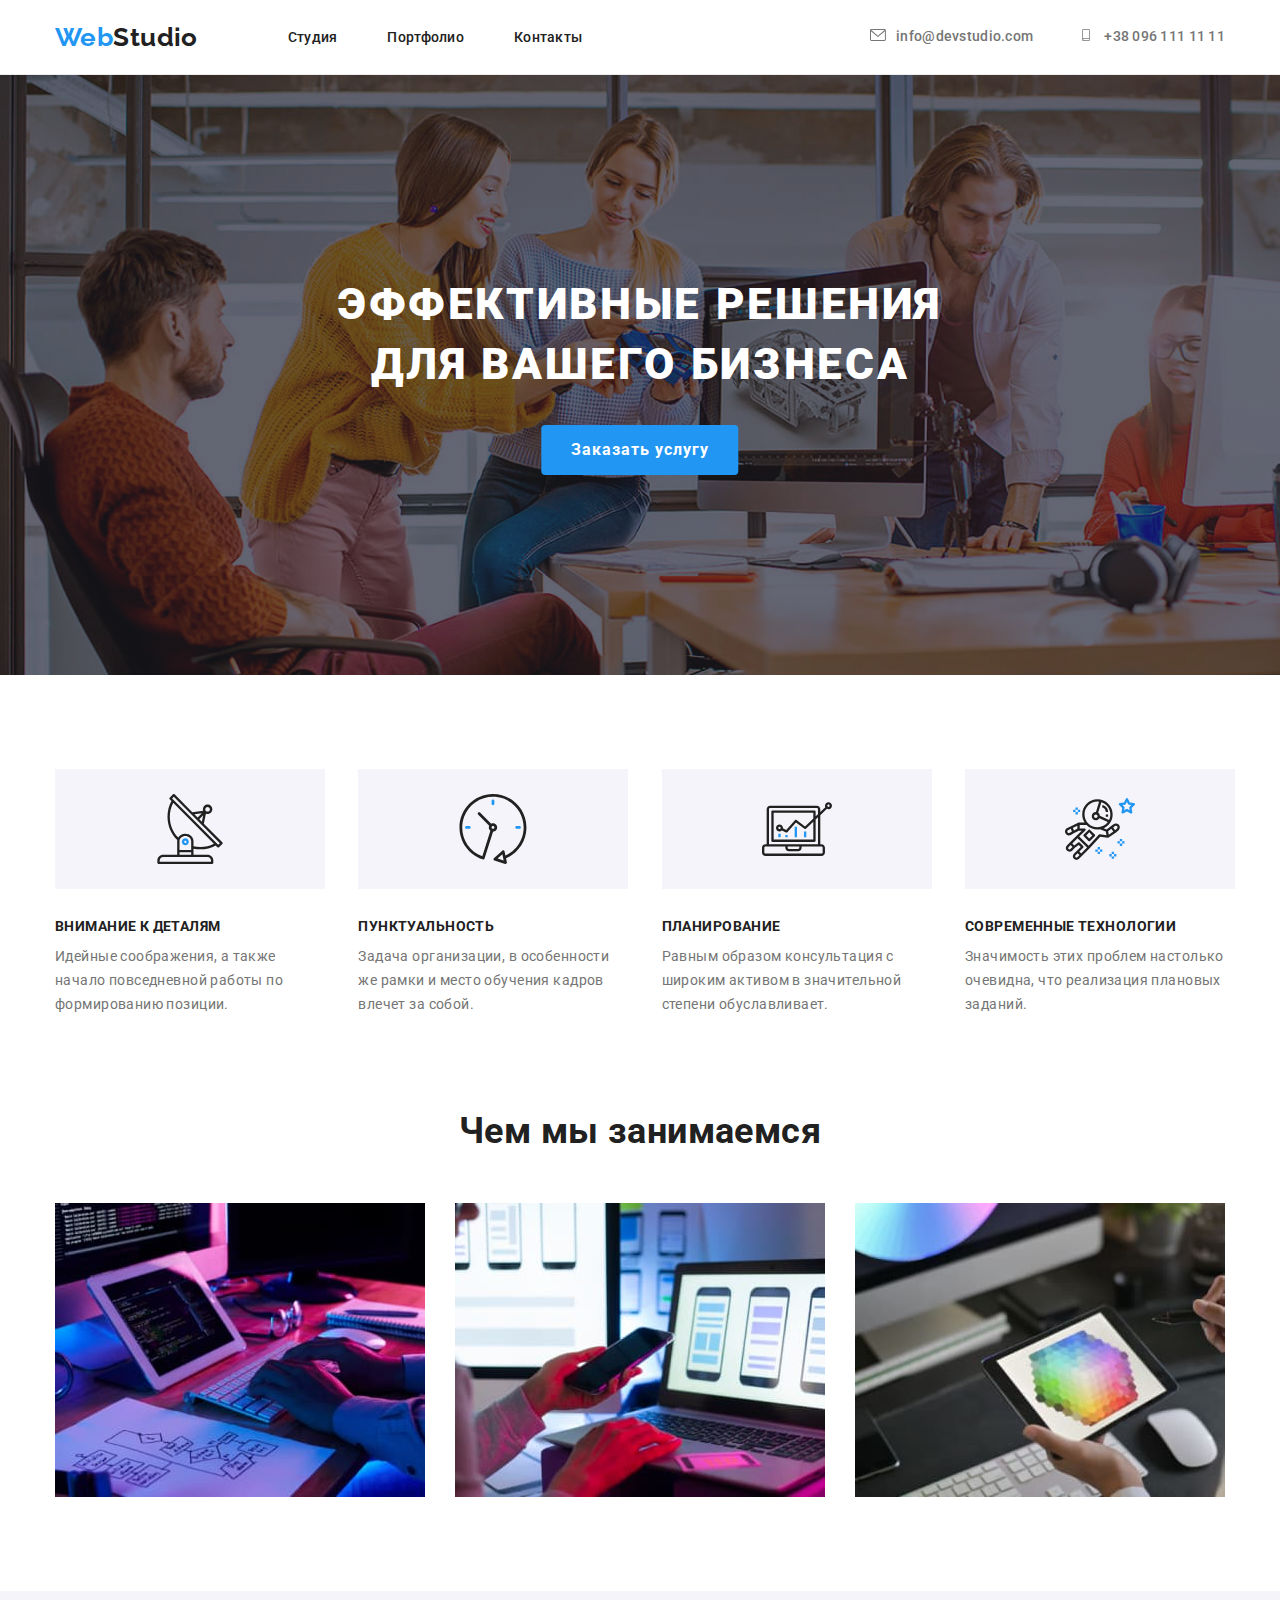
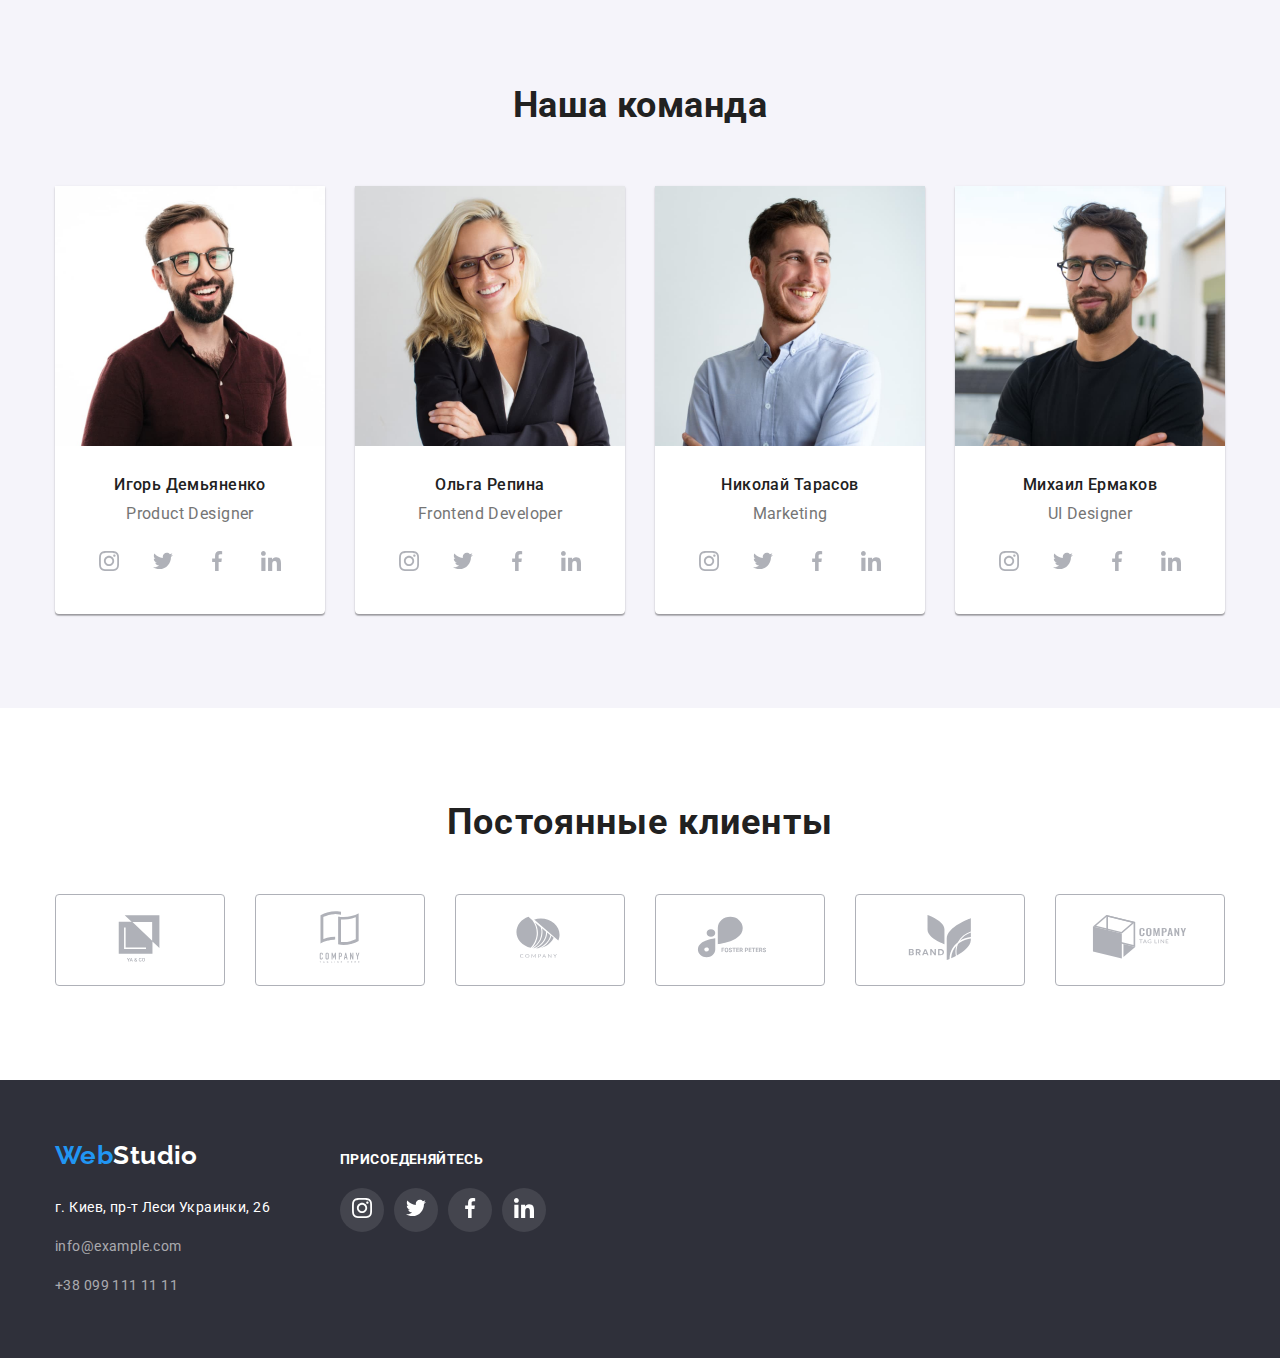
<file: index.html>
<!-- Сообщаем браузеру как стоит обрабатывать эту страницу -->
<!DOCTYPE html>
<!-- Оболочка документа, указываем язык содержимого -->
<html lang="ru">

<head>
	<title>WebStudio</title>
	<!-- Подключаем CSS -->
	<link rel="stylesheet" href="css/style.css">
	<!-- Кодировка страницы -->
	<meta charset="UTF-8">
	<!-- Адаптив -->
	<meta name="viewport" content="width=device-width">
	<!--Шрифты-->
	<link rel="preconnect" href="https://fonts.googleapis.com">
	<link rel="preconnect" href="https://fonts.gstatic.com" crossorigin>
	<link
		href="https://fonts.googleapis.com/css2?family=Raleway:wght@700&family=Roboto:wght@400;500;700;900&display=swap"
		rel="stylesheet">
</head>

<body>
	<header class="header">
		<div class="container">
			<div class="container-header">
				<a class="logo" href="./index.html"><span class="logo-span">Web</span>Studio</a>
				<nav class="navigation">
					<ul class="navigation-list">
						<li class="list-li"><a class="list-item" href="./index.html">Студия</a></li>
						<li class="list-li"><a class="list-item" href="./portfolio.html">Портфолио</a></li>
						<li class="list-li"><a class="list-item" href="#">Контакты</a></li>
					</ul>
				</nav>
				<ul class="header-contacts">
					<li class="contacts-li">
						<a class="header-email" href="#">
							<svg class="contacts-icon" width="16" height="12">
								<use href="./images/icons.svg#icon-emailpost"></use>
							</svg>
							info@devstudio.com</a>
					</li>
					<li class="contacts-li">
						<a class="header-tel" href="#">
							<svg class="contacts-icon" width="16" height="12">
								<use href="./images/icons.svg#icon-smartphone"></use>
							</svg>
							+38 096 111 11 11</a>
					</li>
				</ul>
			</div>
		</div>
	</header>

	<main>
		<section class="hero section-hero">
			<div class="container">
				<h1 class="hero-title">Эффективные решения <br> для вашего бизнеса</h1>
				<div class="hero-button">
					<button class="hero-button btn" type="button">Заказать услугу</button>
				</div>
			</div>
		</section>

		<section class="section-benefit benefits-benefits">
			<div class="container">
				<div class="container-benefits">
					<ul class="benefits-benefit">
						<li class="benefit">
							<div class="benefit-div">
								<svg class="benefit-svg" width="70" height="70">
									<use href="./images/icons.svg#icon-antenna-1"></use>
								</svg>
							</div>
							<h3 class="benefit-title">Внимание к деталям</h3>
							<p class="benefit-text">Идейные соображения, а также начало повседневной работы по формированию
								позиции.</p>
						</li>
						<li class="benefit">
							<div class="benefit-div">
								<svg class="benefit-svg" width="70" height="70">
									<use href="./images/icons.svg#icon-clock-1"></use>
								</svg>
							</div>
							<h3 class="benefit-title">Пунктуальность</h3>
							<p class="benefit-text">Задача организации, в особенности же рамки и место обучения кадров влечет
								за
								собой.</p>
						</li>
						<li class="benefit">
							<div class="benefit-div">
								<svg class="benefit-svg" width="70" height="70">
									<use href="./images/icons.svg#icon-diagram-1"></use>
								</svg>
							</div>
							<h3 class=" benefit-title">Планирование</h3>
							<p class="benefit-text">Равным образом консультация с широким активом в значительной степени
								обуславливает.</p>
						</li>
						<li class="benefit">
							<div class="benefit-div">
								<svg class="benefit-svg" width="70" height="70">
									<use href="./images/icons.svg#icon-astronaut-1"></use>
								</svg>
							</div>
							<h3 class="benefit-title">Современные технологии</h3>
							<p class="benefit-text">Значимость этих проблем настолько очевидна, что реализация плановых
								заданий.
							</p>
						</li>
					</ul>
				</div>
			</div>
		</section>

		<section class="devices section">
			<div class="container">
				<div class="devices-devices">
					<h2 class="devices-title">Чем мы занимаемся</h2>
					<div class="devices">
						<ul class="devices-photos">
							<li class="photos-photo"><img src="./images/box_1.jpg" alt="коддинг" width="370" height="294"></li>
							<li class="photos-photo"><img src="./images/box_2.jpg" alt="ноутбук" width="370" height="294"></li>
							<li class="photos-photo"><img src="./images/box_3.jpg" alt="цвета" width="370" height="294"></li>
						</ul>
					</div>
				</div>
			</div>
		</section>

		<section class="team section">
			<div class="container">
				<h2 class="team-title">Наша команда</h2>
				<ul class="team-workers">
					<li class="workers__ihor worker">
						<img src="./images/people_1.jpg" alt="Игорь Демьяненко" width="270" height="260">
						<div class="workers-div">
							<p class="worker-name">Игорь Демьяненко</p>
							<p class="position">Product Designer</p>
						</div>
						<ul class="team-soc">
							<li class="soc-li">
								<button class="soc-team">
									<svg class="team-svg" width="20px" height="20px">
										<use href="./images/icons.svg#icon-instagram"></use>
									</svg>
								</button>
							</li>
							<li class="soc-li">
								<button class="soc-team">
									<svg class="team-svg" width="20px" height="20px">
										<use href="./images/icons.svg#icon-twitter"></use>
									</svg>
								</button>
							</li>
							<li class="soc-li">
								<button class="soc-team">
									<svg class="team-svg" width="20px" height="20px">
										<use href="./images/icons.svg#icon-facebook"></use>
									</svg>
								</button>
							</li>
							<li class="soc-li">
								<button class="soc-team">
									<svg class="team-svg" width="20px" height="20px">
										<use href="./images/icons.svg#icon-linkedin"></use>
									</svg>
								</button>
							</li>
						</ul>
					</li>

					<li class="workers__olha worker">
						<img src="./images/people_2.jpg" alt="Ольга Репина" width="270" height="260">
						<div class="workers-div">
							<p class="worker-name">Ольга Репина</p>
							<p class="position">Frontend Developer</p>
						</div>
						<ul class="team-soc">
							<li class="soc-li">
								<button class="soc-team">
									<svg class="team-svg" width="20px" height="20px">
										<use href="./images/icons.svg#icon-instagram"></use>
									</svg>
								</button>
							</li>
							<li class="soc-li">
								<button class="soc-team">
									<svg class="team-svg" width="20px" height="20px">
										<use href="./images/icons.svg#icon-twitter"></use>
									</svg>
								</button>
							</li>
							<li class="soc-li">
								<button class="soc-team">
									<svg class="team-svg" width="20px" height="20px">
										<use href="./images/icons.svg#icon-facebook"></use>
									</svg>
								</button>
							</li>
							<li class="soc-li">
								<button class="soc-team">
									<svg class="team-svg" width="20px" height="20px">
										<use href="./images/icons.svg#icon-linkedin"></use>
									</svg>
								</button>
							</li>
						</ul>
					</li>

					<li class="workers__nikolai worker">
						<img src="./images/people_3.jpg" alt="Николай Тарасов" width="270" height="260">
						<div class="workers-div">
							<p class="worker-name">Николай Тарасов</p>
							<p class="position">Marketing</p>
						</div>
						<ul class="team-soc">
							<li class="soc-li">
								<button class="soc-team">
									<svg class="team-svg" width="20px" height="20px">
										<use href="./images/icons.svg#icon-instagram"></use>
									</svg>
								</button>
							</li>
							<li class="soc-li">
								<button class="soc-team">
									<svg class="team-svg" width="20px" height="20px">
										<use href="./images/icons.svg#icon-twitter"></use>
									</svg>
								</button>
							</li>
							<li class="soc-li">
								<button class="soc-team">
									<svg class="team-svg" width="20px" height="20px">
										<use href="./images/icons.svg#icon-facebook"></use>
									</svg>
								</button>
							</li>
							<li class="soc-li">
								<button class="soc-team">
									<svg class="team-svg" width="20px" height="20px">
										<use href="./images/icons.svg#icon-linkedin"></use>
									</svg>
								</button>
							</li>
						</ul>
					</li>

					<li class="workers__mikhail worker">
						<img src="./images/people_4.jpg" alt="Михаил Ермаков" width="270" height="260">
						<div class="workers-div">
							<p class="worker-name">Михаил Ермаков</p>
							<p class="position">UI Designer</p>
						</div>
						<ul class="team-soc">
							<li class="soc-li">
								<button class="soc-team">
									<svg class="team-svg" width="20px" height="20px">
										<use href="./images/icons.svg#icon-instagram"></use>
									</svg>
								</button>
							</li>
							<li class="soc-li">
								<button class="soc-team">
									<svg class="team-svg" width="20px" height="20px">
										<use href="./images/icons.svg#icon-twitter"></use>
									</svg>
								</button>
							</li>
							<li class="soc-li">
								<button class="soc-team">
									<svg class="team-svg" width="20px" height="20px">
										<use href="./images/icons.svg#icon-facebook"></use>
									</svg>
								</button>
							</li>
							<li class="soc-li">
								<button class="soc-team">
									<svg class="team-svg" width="20px" height="20px">
										<use href="./images/icons.svg#icon-linkedin"></use>
									</svg>
								</button>
							</li>
						</ul>
					</li>
				</ul>
			</div>
		</section>

		<section class="clients-section section">
			<div class="container">
				<p class="clients-title">Постоянные клиенты</p>
				<ul class="clients">
					<li class="clients-li">
						<button class="clients-btn">
							<svg class="clients-svg" width="106px" height="60px">
								<use href="./images/icons.svg#icon-client-1"></use>
							</svg>
						</button>
					</li>
					<li class="clients-li">
						<button class="clients-btn">
							<svg class="clients-svg" width="106px" height="60px">
								<use href="./images/icons.svg#icon-client-2"></use>
							</svg>
						</button>
					</li>
					<li class="clients-li">
						<button class="clients-btn">
							<svg class="clients-svg" width="106px" height="60px">
								<use href="./images/icons.svg#icon-client-3"></use>
							</svg>
						</button>
					</li>
					<li class="clients-li">
						<button class="clients-btn">
							<svg class="clients-svg" width="106px" height="60px">
								<use href="./images/icons.svg#icon-client-4"></use>
							</svg>
						</button>
					</li>
					<li class="clients-li">
						<button class="clients-btn">
							<svg class="clients-svg" width="106px" height="60px">
								<use href="./images/icons.svg#icon-client-5"></use>
							</svg>
						</button>
					</li>
					<li class="clients-li">
						<button class="clients-btn">
							<svg class="clients-svg" width="106px" height="60px">
								<use href="./images/icons.svg#icon-client-6"></use>
							</svg>
						</button>
					</li>
				</ul>
			</div>
		</section>
	</main>

	<footer class="footer">
		<div class="container">
			<div class="container-footer">
				<div class="footer-block">
					<a href="#" class="block-title"><span class="footer-span">Web</span>Studio</a>
					<address class="address">г. Киев, пр-т Леси Украинки, 26</address>
					<a href="#" class="footer-email">info@example.com</a>
					<a href="#" class="footer-tel">+38 099 111 11 11</a>
				</div>

				<div class="footer-block2">
					<p class="block2-text">Присоеденяйтесь</p>
					<ul class="footer-soc">
						<li class="soc-li">
							<button class="soc">
								<svg class="soc-svg" width="20px" height="20px">
									<use href="./images/icons.svg#icon-instagram"></use>
								</svg>
							</button>
						</li>
						<li class="soc-li">
							<button class="soc">
								<svg class="soc-svg" width="20px" height="20px">
									<use href="./images/icons.svg#icon-twitter"></use>
								</svg>
							</button>
						</li>
						<li class="soc-li">
							<button class="soc">
								<svg class="soc-svg" width="20px" height="20px">
									<use href="./images/icons.svg#icon-facebook"></use>
								</svg>
							</button>
						</li>
						<li class="soc-li">
							<button class="soc">
								<svg class="soc-svg" width="20px" height="20px">
									<use href="./images/icons.svg#icon-linkedin"></use>
								</svg>
							</button>
						</li>
					</ul>
				</div>
			</div>

		</div>
	</footer>
</body>

</html>
</file>
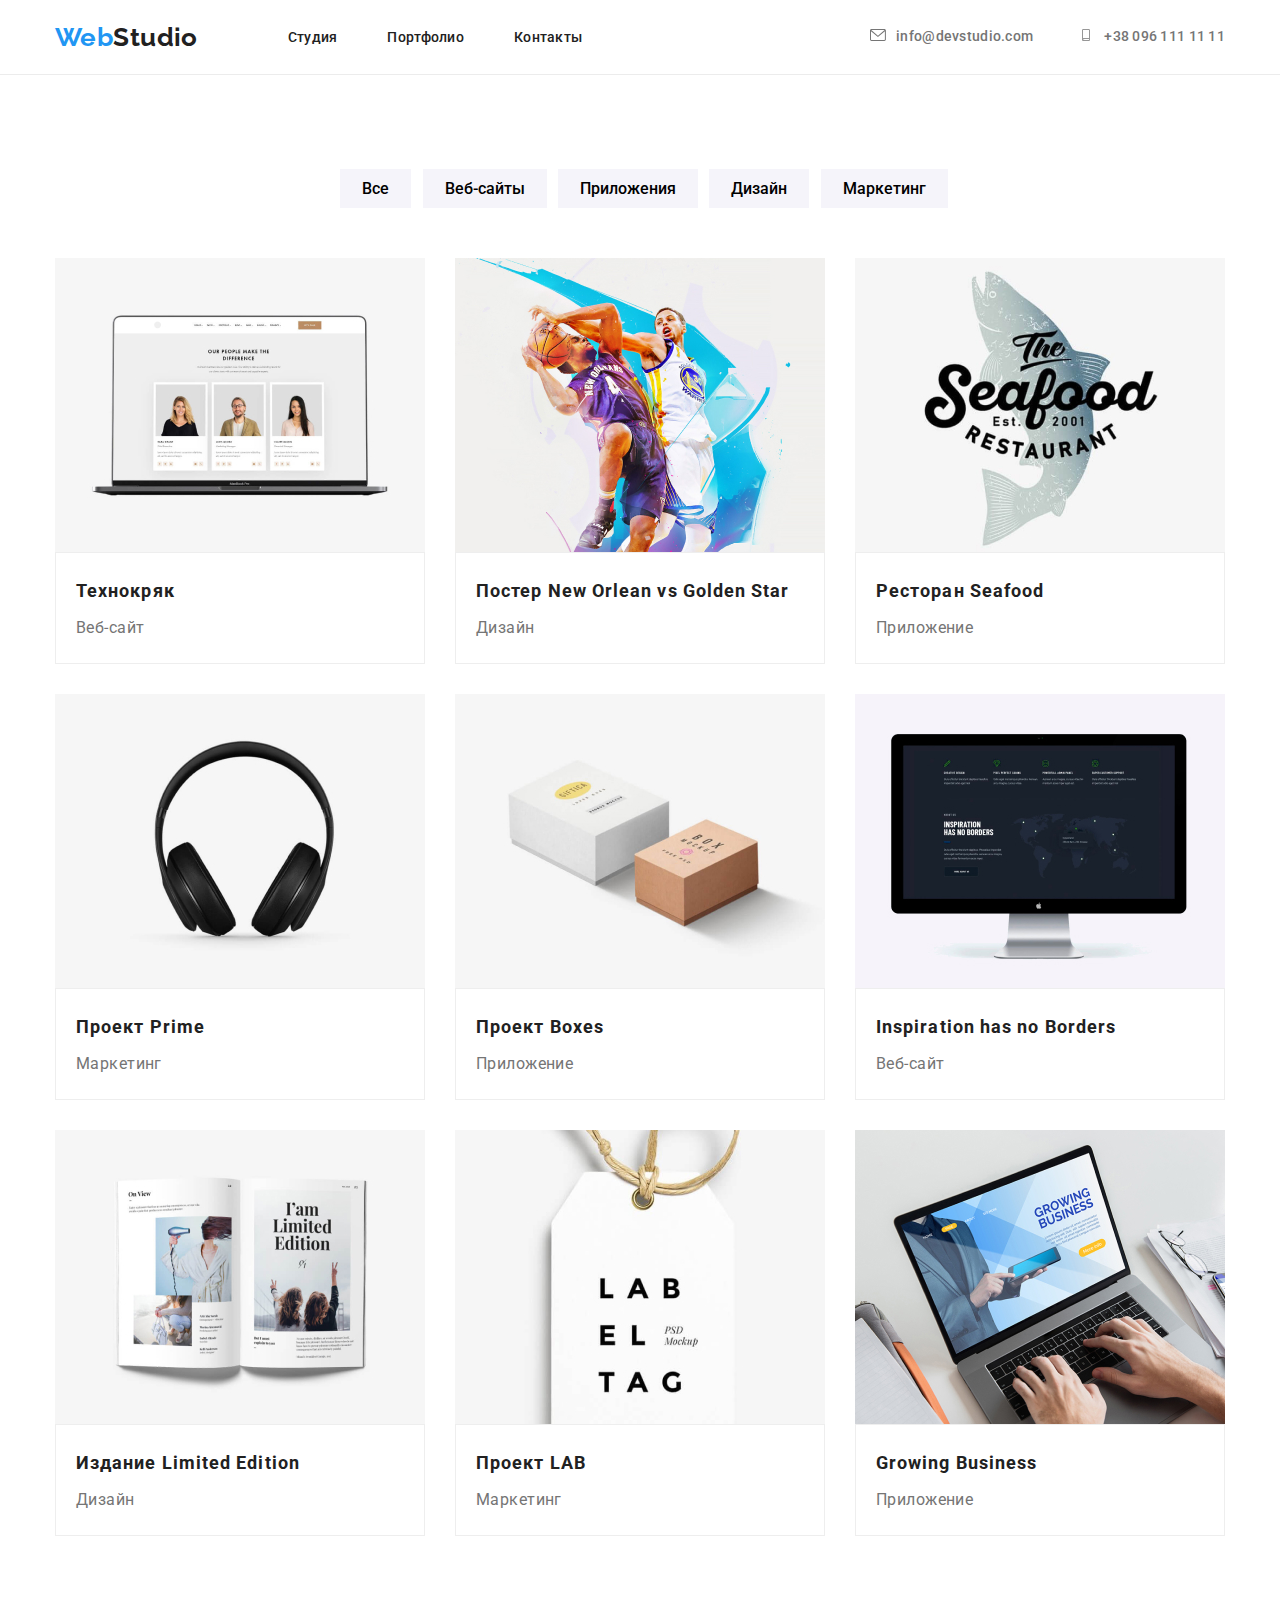
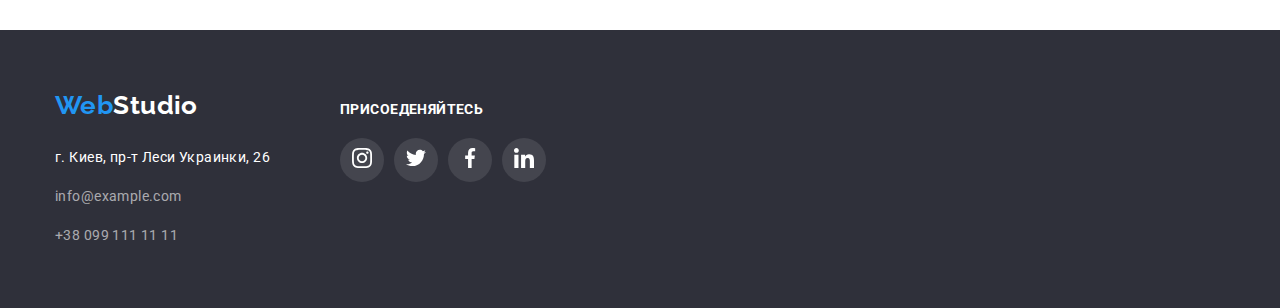
<file: portfolio.html>
<!-- Сообщаем браузеру как стоит обрабатывать эту страницу -->
<!DOCTYPE html>
<!-- Оболочка документа, указываем язык содержимого -->
<html lang="ru">

<head>
	<title>portfolio</title>
	<!-- Подключаем CSS -->
	<link rel="stylesheet" href="css/style.css">
	<!-- Кодировка страницы -->
	<meta charset="UTF-8">
	<!-- Адаптив -->
	<meta name="viewport" content="width=device-width">
	<!--Шрифты -->
	<link rel="preconnect" href="https://fonts.googleapis.com">
	<link rel="preconnect" href="https://fonts.gstatic.com" crossorigin>
	<link
		href="https://fonts.googleapis.com/css2?family=Raleway:wght@700&family=Roboto:wght@400;500;700;900&display=swap"
		rel="stylesheet">
</head>

<body>
	<header class="header">
		<div class="container">
			<div class="container-header">
				<a class="logo" href="./index.html"><span class="logo-span">Web</span>Studio</a>
				<nav class="navigation">
					<ul class="navigation-list">
						<li class="list-li"><a class="list-item" href="./index.html">Студия</a></li>
						<li class="list-li"><a class="list-item" href="./portfolio.html">Портфолио</a></li>
						<li class="list-li"><a class="list-item" href="#">Контакты</a></li>
					</ul>
				</nav>
				<ul class="header-contacts">
					<li class="contacts-li">
						<a class="header-email" href="#">
							<svg class="contacts-icon" width="16" height="12">
								<use href="./images/icons.svg#icon-emailpost"></use>
							</svg>
							info@devstudio.com</a>
					</li>
					<li class="contacts-li">
						<a class="header-tel" href="#">
							<svg class="contacts-icon" width="16" height="12">
								<use href="./images/icons.svg#icon-smartphone"></use>
							</svg>
							+38 096 111 11 11</a>
					</li>
				</ul>
			</div>
		</div>
	</header>

	<main class="main">
		<section class="shop section">
			<div class="container">
				<ul class="filter">
					<li class="filter-item">
						<button class="filter-items">Все</button>
					</li>
					<li class="filter-item">
						<button class="filter-items">Веб-сайты</button>
					</li>
					<li class="filter-item">
						<button class="filter-items">Приложения</button>
					</li>
					<li class="filter-item">
						<button class="filter-items">Дизайн</button>
					</li>
					<li class="filter-item">
						<button class="filter-items">Маркетинг</button>
					</li>
				</ul>

				<ul class="shop-list">
					<li class="shop-item">
						<a href="#" class="item">
							<img width="370" height="294" src="./images/portfolio/img1.jpg" alt="Ноутбук" class="item-photo">
							<div class="item-div">
								<h3 class="item-title">Технокряк</h3>
								<p class="item-text">Веб-сайт</p>
							</div>
						</a>
					</li>
					<li class="shop-item">
						<a href="#" class="item">
							<img width="370" height="294" src="./images/portfolio/img2.jpg" alt="Постер" class="item-photo">
							<div class="item-div">
								<h3 class="item-title">Постер New Orlean vs Golden Star</h3>
								<p class="item-text">Дизайн</p>
							</div>
						</a>
					</li>
					<li class="shop-item">
						<a href="#" class="item">
							<img width="370" height="294" src="./images/portfolio/img3.jpg" alt="Ресторан" class="item-photo">
							<div class="item-div">
								<h3 class="item-title">Ресторан Seafood</h3>
								<p class="item-text">Приложение</p>
							</div>
						</a>
					</li>
					<li class="shop-item">
						<a href="#" class="item">
							<img width="370" height="294" src="./images/portfolio/img4.jpg" alt="Наушники" class="item-photo">
							<div class="item-div">
								<h3 class="item-title">Проект Prime</h3>
								<p class="item-text">Маркетинг</p>
							</div>
						</a>
					</li>
					<li class="shop-item">
						<a href="#" class="item">
							<img width="370" height="294" src="./images/portfolio/img5.jpg" alt="Посылки" class="item-photo">
							<div class="item-div">
								<h3 class="item-title">Проект Boxes</h3>
								<p class="item-text">Приложение</p>
							</div>
						</a>
					</li>
					<li class="shop-item">
						<a href="#" class="item">
							<img width="370" height="294" src="./images/portfolio/img6.jpg" alt="Монитор" class="item-photo">
							<div class="item-div">
								<h3 class="item-title">Inspiration has no Borders</h3>
								<p class="item-text">Веб-сайт</p>
							</div>
						</a>
					</li>
					<li class="shop-item">
						<a href="#" class="item">
							<img width="370" height="294" src="./images/portfolio/img7.jpg" alt="Книга" class="item-photo">
							<div class="item-div">
								<h3 class="item-title">Издание Limited Edition</h3>
								<p class="item-text">Дизайн</p>
							</div>
						</a>
					</li>
					<li class="shop-item">
						<a href="#" class="item">
							<img width="370" height="294" src="./images/portfolio/img8.jpg" alt="Бирка" class="item-photo">
							<div class="item-div">
								<h3 class="item-title">Проект LAB</h3>
								<p class="item-text">Маркетинг</p>
							</div>
						</a>
					</li>
					<li class="shop-item">
						<a href="#" class="item">
							<img width="370" height="294" src="./images/portfolio/img9.jpg" alt="Сайт" class="item-photo">
							<div class="item-div">
								<h3 class="item-title">Growing Business</h3>
								<p class="item-text">Приложение</p>
							</div>
						</a>
					</li>
				</ul>
			</div>
		</section>
	</main>

	<footer class="footer">
		<div class="container">
			<div class="container-footer">
				<div class="footer-block">
					<a href="#" class="block-title"><span class="footer-span">Web</span>Studio</a>
					<address class="address">г. Киев, пр-т Леси Украинки, 26</address>
					<a href="#" class="footer-email">info@example.com</a>
					<a href="#" class="footer-tel">+38 099 111 11 11</a>
				</div>

				<div class="footer-block2">
					<p class="block2-text">Присоеденяйтесь</p>
					<ul class="footer-soc">
						<li class="soc-li">
							<button class="soc">
								<svg class="soc-svg" width="20px" height="20px">
									<use href="./images/icons.svg#icon-instagram"></use>
								</svg>
							</button>
						</li>
						<li class="soc-li">
							<button class="soc">
								<svg class="soc-svg" width="20px" height="20px">
									<use href="./images/icons.svg#icon-twitter"></use>
								</svg>
							</button>
						</li>
						<li class="soc-li">
							<button class="soc">
								<svg class="soc-svg" width="20px" height="20px">
									<use href="./images/icons.svg#icon-facebook"></use>
								</svg>
							</button>
						</li>
						<li class="soc-li">
							<button class="soc">
								<svg class="soc-svg" width="20px" height="20px">
									<use href="./images/icons.svg#icon-linkedin"></use>
								</svg>
							</button>
						</li>
					</ul>
				</div>
			</div>

		</div>
	</footer>
</body>

</html>
</file>
<file: css/style.css>
* {
	padding: 0;
	margin: 0;
	border: 0;
}
*,
*:before,
*:after {
	-moz-box-sizing: border-box;
	-webkit-box-sizing: border-box;
	box-sizing: border-box;
}

a:focus,
a:active {
	outline: none;
}

nav,
footer,
header,
aside {
	display: block;
}

html,
body {
	height: 100%;
	width: 100%;
	font-size: 100%;
	line-height: 1;
	font-size: 14px;
	-ms-text-size-adjust: 100%;
	-moz-text-size-adjust: 100%;
	-webkit-text-size-adjust: 100%;
}

input,
button,
textarea {
	font-family: inherit;
}

input::-ms-clear {
	display: none;
}

button {
	cursor: pointer;
}

button::-moz-focus-inner {
	padding: 0;
	border: 0;
}

a,
a:visited {
	text-decoration: none;
}

a:hover {
	text-decoration: none;
}

ul li {
	list-style: none;
}

img {
	vertical-align: top;
}

h1,
h2,
h3,
h4,
h5,
h6 {
	font-size: inherit;
	font-weight: 400;
}

/*-----------*/

body {
	font-family: "Roboto", sans-serif;
	color: #212121;
	font-size: 14px;
	letter-spacing: 0.03em;
}

button {
	cursor: pointer;
	font-family: inherit;
}

.color {
	background-color: #f5f4fa;
}

.container {
	max-width: 1200px;
	margin: 0 auto;
	padding: 0 15px;
}

.section {
	padding: 94px 0;
}

/*-------------header--------------*/

.container-header {
	display: flex;
	padding: 24px 0;
	align-items: center;
}

.logo {
	font-family: "Raleway", sans-serif;
	font-weight: 700;
	font-size: 26px;
	color: #212121;
	margin-right: 90px;
}

.logo:focus {
	background-color: #ffffff;
	box-shadow: none;
	color: #212121;
}

.logo-span {
	color: #2196f3;
}

.header {
	list-style: none;
	border-bottom: 1px solid #ececec;
}

.navigation-list {
	display: flex;
}

.list-item {
	font-weight: 500;
	color: #212121;
	letter-spacing: 0.02em;
}

.list-li {
	margin-right: 50px;
}

.list-li:last-child {
	margin-right: 0;
}

.list-item:hover {
	background-color: #ffffff;
	color: #2196f3;
}

.list-item:focus {
	background-color: #ffffff;
	color: #2196f3;
	box-shadow: none;
}

.header-email {
	margin-right: 45px;
}

.header-email,
.header-tel {
	font-weight: 500;
	color: #757575;
	letter-spacing: 0.02em;
	line-height: 1.14;
	display: inline-flex;
}

.header-contacts {
	margin-left: auto; /*320px*/
	display: flex;
}

.header-email:hover {
	color: #2196f3;
	background-color: #ffffff;
}

.header-email:focus {
	background-color: #ffffff;
	color: #2196f3;
	box-shadow: none;
}

.header-tel:hover {
	color: #2196f3;
	background-color: #ffffff;
}

.header-tel:focus {
	background-color: #ffffff;
	color: #2196f3;
	box-shadow: none;
}

.contacts-icon {
	margin-right: 10px;
	fill: currentColor;
}

.contacts-icon:hover {
	fill: #2196f3;
}

/*--------------hero---------------*/

.hero {
	max-width: 1600px;
	height: 600px;
	margin-left: auto;
	margin-right: auto;
	background-image: linear-gradient(to right, rgba(47, 48, 58, 0.4), rgba(47, 48, 58, 0.4)), url(../images/bg-main.jpg);
}

.section-hero {
	padding: 200px 0;
}

.hero-title {
	color: #ffffff;
	font-size: 44px;
	text-transform: uppercase;
	font-weight: 900;
	line-height: 1.36;
	text-align: center;
	letter-spacing: 0.06em;
	margin-bottom: 30px;
}

.hero-button {
	position: relative;
	left: 50%;
	transform: translate(-50%, 0);
}

.btn {
	background-color: #2196f3;
	color: #ffffff;
	font-size: 16px;
	font-weight: 700;
	line-height: 1.87;
	letter-spacing: 0.06em;
	padding: 10px 30px;
	border-radius: 4px;
}

/*------------benefits-------------*/

.section-benefit {
	padding-top: 94px;
}

.benefits-benefit {
	display: flex;
	justify-content: space-between;
}

.benefit {
	width: 260px;
}

.benefit-title {
	font-size: 14px;
	font-weight: 700;
	text-transform: uppercase;
	line-height: 1.14;
	margin-bottom: 10px;
}

.benefit-text {
	color: #757575;
	line-height: 1.71;
}

.benefit-div {
	background-color: #f5f4fa;
	width: 270px;
	height: 120px;
	margin-bottom: 30px;
	padding: 25px 100px;
}

/*-------------devices-------------*/

.devices-title {
	font-size: 36px;
	font-weight: 700;
	text-align: center;
	line-height: 1.16;
	margin-bottom: 50px;
}

.devices-photos {
	display: flex;
	justify-content: space-between;
}

/*--------------team---------------*/

.team {
	background-color: #f5f4fa;
}

.team-workers {
	display: flex;
	text-align: center;
}

.team-workers > li {
	background: #fff;
	box-shadow: 0px 1px 3px rgba(0, 0, 0, 0.12), 0px 1px 1px rgba(0, 0, 0, 0.14), 0px 2px 1px rgba(0, 0, 0, 0.2);
	border-radius: 0px 0px 4px 4px;
}

.team-title {
	font-size: 36px;
	font-weight: 700;
	text-align: center;
	line-height: 1.16;
	margin-bottom: 60px;
}

.worker:not(:last-child) {
	margin-right: 30px;
}

.workers-div {
	padding: 30px 0px 16px 0px;
}

.worker-name {
	font-weight: 500;
	font-size: 16px;
	line-height: 1.18;
	margin-bottom: 10px;
}

.position {
	font-size: 16px;
	color: #757575;
	line-height: 1.18;
}

.team-soc {
	display: flex;
	justify-content: center;
	padding-bottom: 30px;
}

.soc-team {
	border-radius: 50%;
	width: 44px;
	height: 44px;
	background: #fff;
	fill: #afb1b8;
}

.soc-team:hover,
:focus {
	background-color: #2196f3;
	fill: #fff;
}

.clients-btn {
	border: 1px solid #afb1b8;
	border-radius: 4px;
	width: 170px;
	height: 92px;
	background-color: #fff;
	fill: #757575;
}

.clients-btn:hover {
	border: 1px solid #2196f3;
	fill: #2196f3;
}

/*-------------clients------------*/

.clients-title {
	font-weight: 700;
	font-size: 36px;
	line-height: 1.16;
	text-align: center;
	letter-spacing: 0.03em;
	margin-bottom: 50px;
}

.clients {
	display: flex;
	justify-content: center;
}

.clients-li:not(:last-child) {
	margin-right: 30px;
}

.clients-btn {
	border: 1px solid #afb1b8;
	border-radius: 4px;
	width: 170px;
	height: 92px;
	fill: #afb1b8;
}

.clients-btn:hover {
	border: 1px solid #2196f3;
	fill: #2196f3;
}

.clients-btn:focus {
	background-color: #fff;
	fill: #2196f3;
	border: 1px solid #2196f3;
	box-shadow: none;
}

/*-------------footer--------------*/

.footer {
	background-color: #2f303a;
	padding: 60px 0;
}

.container-footer {
	display: flex;
	align-items: baseline;
}

.footer-block {
	margin-right: 70px;
}

.block-title {
	font-family: "Raleway", sans-serif;
	font-weight: 700;
	font-size: 26px;
	color: #ffffff;
	line-height: 1.19;
}

.footer-span {
	color: #2196f3;
}

.address {
	font-style: normal;
	color: #ffffff;
	line-height: 1.71;
	margin-top: 25px;
}

.footer-email,
.footer-tel {
	color: rgba(255, 255, 255, 0.6);
	line-height: 1.71;
	display: block;
	margin-top: 15px;
}

.footer-email:hover,
:focus {
	color: #2196f3;
}

.footer-tel:hover,
:focus {
	color: #2196f3;
}

.block2-text {
	text-transform: uppercase;
	font-weight: 700;
	font-size: 14px;
	line-height: 1.14;
	letter-spacing: 0.03em;
	color: #ffffff;
	margin-bottom: 20px;
}

.footer-soc {
	display: flex;
}

.soc-li:not(:last-child) {
	margin-right: 10px;
}

.soc {
	border-radius: 50%;
	width: 44px;
	height: 44px;
	background: rgba(255, 255, 255, 0.1);
}

.soc:hover {
	background-color: #2196f3;
}

.soc-svg {
	fill: #fff;
}

/*-------------PORTFOLIO------------*/

/*--------------filter--------------*/

.filter {
	text-align: center;
	margin-bottom: 50px;
}

.filter-item,
.filter-items {
	font-size: 16px;
	line-height: 1.7;
	font-weight: 500;
	background-color: #f5f4fa;
	display: inline-block;
	margin-left: 8px;
}

.filter-items {
	padding: 6px 22px;
	border-radius: 4px;
}

.filter-items:last-child {
	margin-left: 0;
}

.filter-items:hover,
:focus {
	background-color: #2196f3;
	color: #ffffff;
	box-shadow: 0px 3px 1px rgba(0, 0, 0, 0.1), 0px 1px 2px rgba(0, 0, 0, 0.08), 0px 2px 2px rgba(0, 0, 0, 0.12);
}

/*---------------shop---------------*/

.shop-list {
	display: flex;
	flex-wrap: wrap;
}

.item:focus {
	background-color: #fff;
}

.shop-item {
	margin-bottom: 30px;
	margin-right: 30px;
}

.shop-item:hover {
	box-shadow: 0px 1px 1px rgba(0, 0, 0, 0.12), 0px 4px 4px rgba(0, 0, 0, 0.06), 1px 4px 6px rgba(0, 0, 0, 0.16);
}

.shop-item:nth-last-child(-n + 3) {
	margin-bottom: 0;
}

.shop-item:nth-child(3n + 3) {
	margin-right: 0;
}

.item-title {
	font-size: 18px;
	font-weight: 700;
	line-height: 2;
	color: #212121;
	letter-spacing: 0.06em;
	margin-bottom: 4px;
}

.item-text {
	font-size: 16px;
	line-height: 1.9;
	color: #757575;
	line-height: 1.87;
}

.item-div {
	padding: 20px;
	border: 1px solid #eeeeee;
}
</file>
